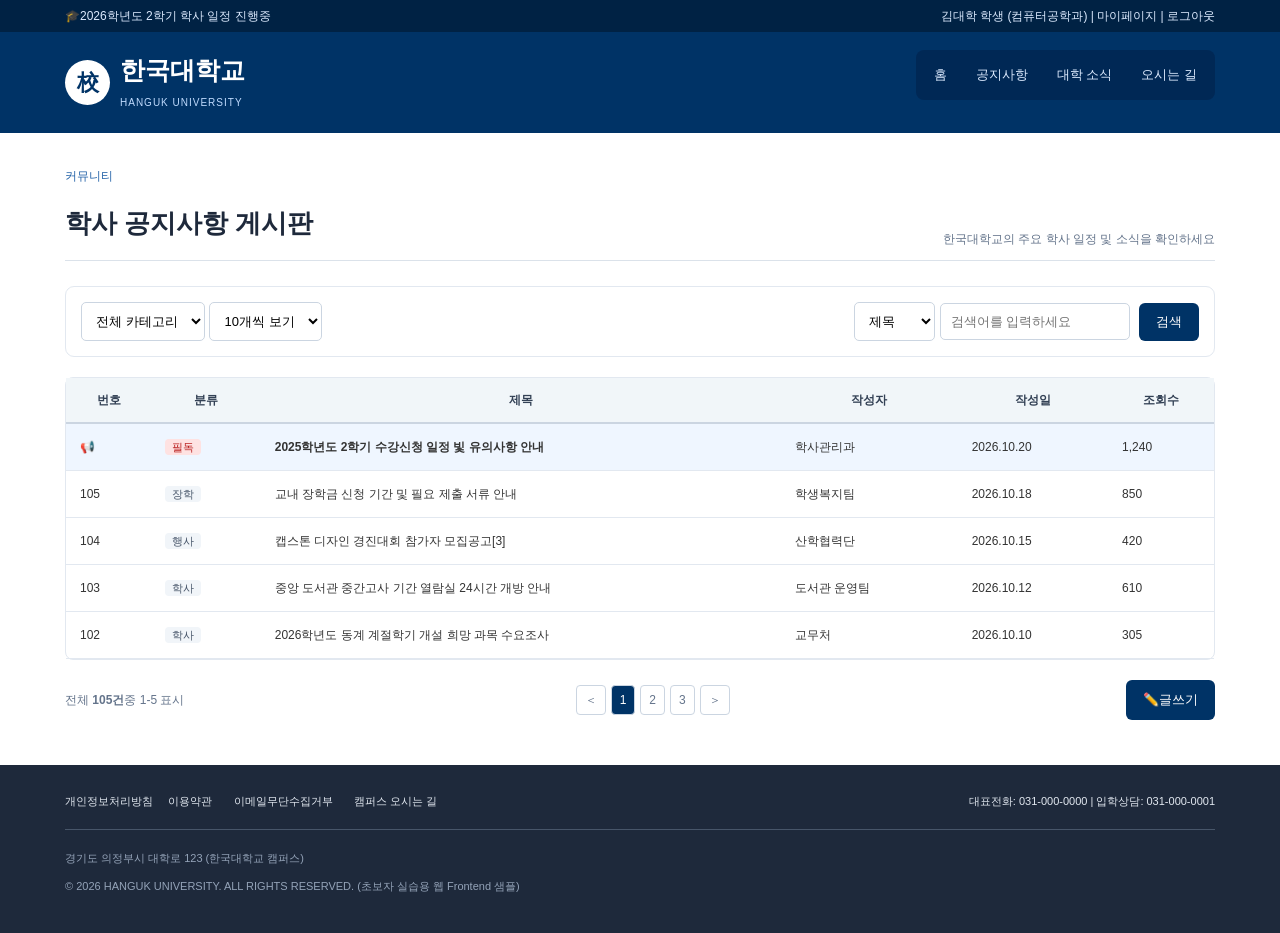
<file: board.html>
<!DOCTYPE html>
<html lang="en">
<head>
    <meta charset="UTF-8">
    <meta name="viewport" content="width=device-width, initial-scale=1.0">
    <link rel="stylesheet" href="css/style.css">
    <title>Document</title>
</head>
<body>
    <div class="top">
        <div class="wrap topin">
            <span>🎓2026학년도 2학기 학사 일정 진행중</span>
            <span>김대학 학생 (컴퓨터공학과) | 마이페이지 | 로그아웃</span>
        </div>
    </div>
    <header>
        <div class="wrap headin">
            <a href="index.html" class="logo">
            <span class="mark">校</span>
            <span>
                <b>한국대학교</b>
                <small>HANGUK UNIVERSITY</small>
            </span>
        </a>
        <nav>
            <a href="index.html">홈</a>
            <a href="board.html">공지사항</a>
            <a href="#">대학 소식</a>
            <a href="#">오시는 길</a>
        </nav>
        </div>
    </header>
    <main class="wrap main">
        <div class="pagetitle">
            <div>
            <small>커뮤니티</small>
            <h1>학사 공지사항 게시판</h1>
            </div>
            <p>한국대학교의 주요 학사 일정 및 소식을 확인하세요</p>
        </div>
        <div class="search">
            <div>
                <select>
                    <option>전체 카테고리</option>
                    <option>학사</option>
                    <option>장학</option>
                    <option>행사</option>
                </select>
                <select>
                    <option>10개씩 보기</option>
                    <option>20개씩 보기</option>
                </select>
            </div>
            <div>
                <select>
                    <option>제목</option>
                    <option>작성자</option>
                </select>
                <input type="text" placeholder="검색어를 입력하세요">
                <button class="btn navy-btn">검색</button>
            </div>
        </div>
        <div class="tablebox">
            <table>
                <thead>
                    <tr>
                        <th>번호</th>
                        <th>분류</th>
                        <th>제목</th>
                        <th>작성자</th>
                        <th>작성일</th>
                        <th>조회수</th>
                    </tr>
                </thead>
                <tbody>
                    <tr class="pinned"> <!--게시판 고정글-->
                        <td>📢</td>
                        <td><em>필독</em></td>
                        <td><a href="view.html"><b>2025학년도 2학기 수강신청 일정 빛 유의사항 안내</b></a></td>
                        <td>학사관리과</td>
                        <td>2026.10.20</td>
                        <td>1,240</td>
                    </tr>
                    <tr>
                        <td>105</td>
                        <td><label>장학</label></td>
                        <td><a href="view.html">교내 장학금 신청 기간 및 필요 제출 서류 안내</a></td>
                        <td>학생복지팀</td>
                        <td>2026.10.18</td>
                        <td>850</td>
                    </tr>
                    <tr>
                        <td>104</td>
                        <td><label>행사</label></td>
                        <td><a href="view.html">캡스톤 디자인 경진대회 참가자 모집공고<span>[3]</span></a></td>
                        <td>산학협력단</td>
                        <td>2026.10.15</td>
                        <td>420</td>
                    </tr>
                    <tr>
                        <td>103</td>
                        <td><label>학사</label></td>
                        <td><a href="view.html">중앙 도서관 중간고사 기간 열람실 24시간 개방 안내</a></td>
                        <td>도서관 운영팀</td>
                        <td>2026.10.12</td>
                        <td>610</td>
                    </tr>
                    <tr>
                        <td>102</td>
                        <td><label>학사</label></td>
                        <td><a href="view.html">2026학년도 동계 계절학기 개설 희망 과목 수요조사</a></td>
                        <td>교무처</td>
                        <td>2026.10.10</td>
                        <td>305</td>
                    </tr>
                </tbody>
            </table>
        </div>
        <div class="borderbottom">
            <span>전체 <b>105건</b>중 1-5 표시</span>
            <div class="pages">
                <a href="#">＜</a>
                <a href="#" class="selected">1</a>
                <a href="#">2</a>
                <a href="#">3</a>
                <a href="#">＞</a>
                
            </div>
            <a href="write.html" class="btn navy-btn">✏️글쓰기</a>
        </div>
    </main>
    <footer>
        <div class="wrap">
            <div class="footerlink">
                개인정보처리방침&nbsp;&nbsp;&nbsp;&nbsp;&nbsp;이용약관&nbsp;&nbsp;&nbsp;&nbsp;&nbsp;&nbsp; 이메일무단수집거부&nbsp;&nbsp;&nbsp;&nbsp;&nbsp;&nbsp; 캠퍼스 오시는 길
                <span>대표전화: 031-000-0000 | 입학상담: 031-000-0001</span>
            </div>
            <p>경기도 의정부시 대학로 123 (한국대학교 캠퍼스)</p>
                <p>© 2026 HANGUK UNIVERSITY. ALL RIGHTS RESERVED. (초보자 실습용 웹 Frontend 샘플)</p>
        </div>
    </footer>

</body>
</html>
</file>
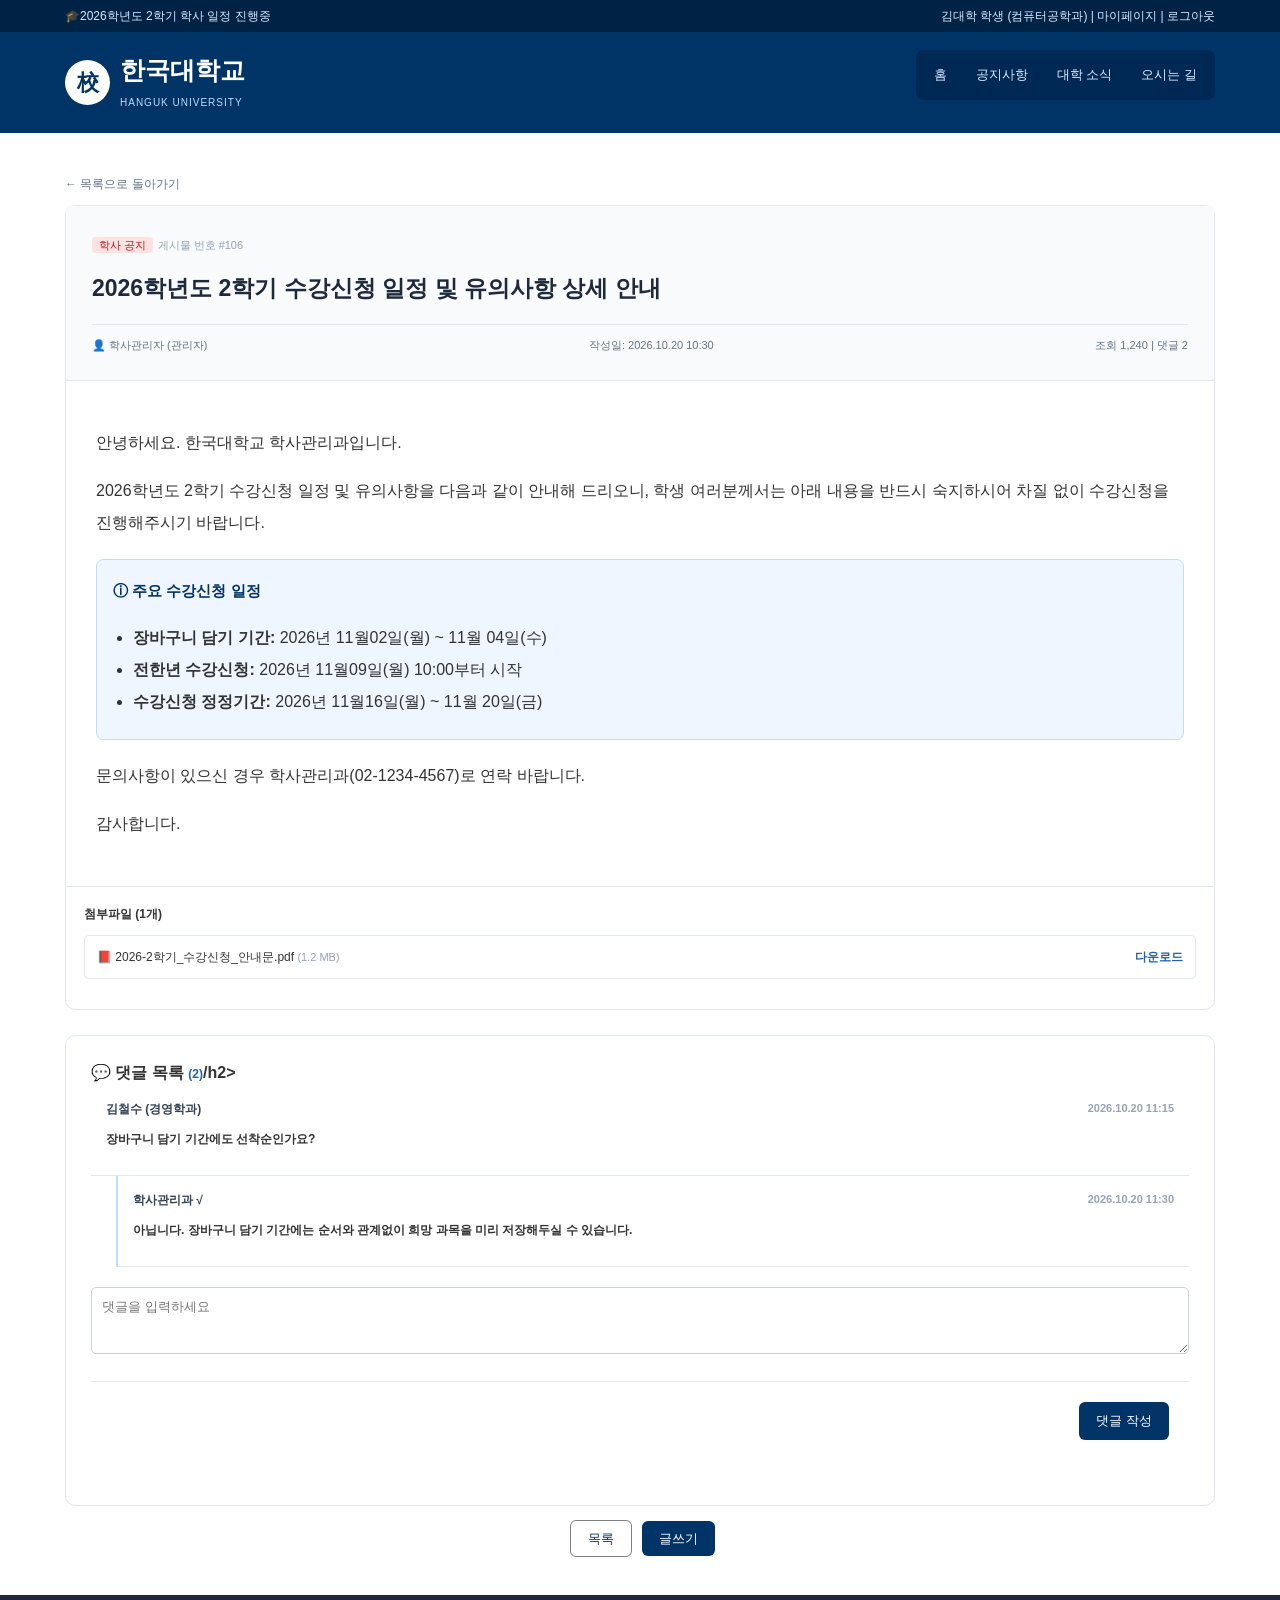
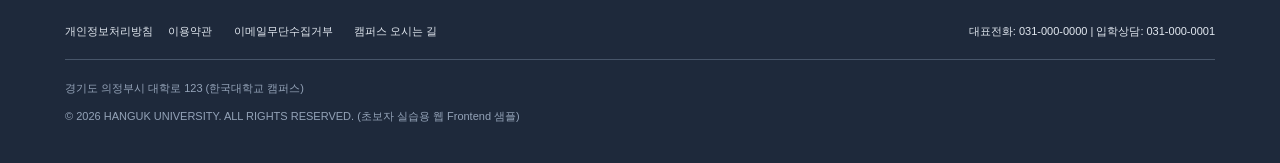
<file: view.html>
<!DOCTYPE html>
<html lang="en">
<head>
    <meta charset="UTF-8">
    <meta name="viewport" content="width=device-width, initial-scale=1.0">
    <link rel="stylesheet" href="css/style.css">
    <title>Document</title>
</head>
<body>
    <div class="top">
        <div class="wrap topin">
            <span>🎓2026학년도 2학기 학사 일정 진행중</span>
            <span>김대학 학생 (컴퓨터공학과) | 마이페이지 | 로그아웃</span>
        </div>
    </div>
    <header>
        <div class="wrap headin">
            <a href="index.html" class="logo">
            <span class="mark">校</span>
            <span>
                <b>한국대학교</b>
                <small>HANGUK UNIVERSITY</small>
            </span>
        </a>
        <nav>
            <a href="index.html">홈</a>
            <a href="board.html">공지사항</a>
            <a href="#">대학 소식</a>
            <a href="#">오시는 길</a>
        </nav>
        </div>
    </header>
    <main class="wrap main">
       <p class="back"><a href="board.html">← 목록으로 돌아가기</a></p>
       
       <!--공지사항 내용-->
       <article class="article">
            <div class="articlehead">
                <em>학사 공지</em> <small>게시물 번호 #106</small>
                <h1>2026학년도 2학기 수강신청 일정 및 유의사항 상세 안내</h1>
                <div class="meta">
                    <span>👤 학사관리자 (관리자)</span>
                    <span>작성일: 2026.10.20 10:30</span>
                    <span>조회 1,240 | 댓글 2</span>
                </div>
            </div>
            <div class="articlebody">
                <p>안녕하세요. 한국대학교 학사관리과입니다.</p>

                <p>
                   2026학년도 2학기 수강신청 일정 및 유의사항을 다음과 같이 안내해
                   드리오니, 학생 여러분께서는 아래 내용을 반드시 숙지하시어 차질 없이
                   수강신청을 진행해주시기 바랍니다.
                </p>
                <div class="schedule">
                    <h3>ⓘ 주요 수강신청 일정</h3>
                    <ul>
                        <li>
                            <b>장바구니 담기 기간:</b> 2026년 11월02일(월) ~ 11월 04일(수)
                        </li>
                         <li>
                            <b>전한년 수강신청:</b> 2026년 11월09일(월) 10:00부터 시작
                        </li>
                         <li>
                           <b>수강신청 정정기간:</b> 2026년 11월16일(월) ~ 11월 20일(금)
                        </li>
                    </ul>
                </div>
                <p>문의사항이 있으신 경우 학사관리과(02-1234-4567)로 연락 바랍니다.</p>
                <p>감사합니다.</p>

            </div>
            <div class="file-attachment">
                <b>첨부파일 (1개)</b>
                <p>
                    <span>📕 2026-2학기_수강신청_안내문.pdf <small>(1.2 MB)</small></span>
                    <a href="#">다운로드</a>
                </p>
               
            </div>
       </article>

     
       <section class="comments">
            <h2>💬 댓글 목록 <span class="comments-count">(2)</span>/h2>
                <div class="comment">
                <b>김철수 (경영학과)<span>2026.10.20 11:15</span></b>
                <p>장바구니 담기 기간에도 선착순인가요?</p>
                </div>
                <div class="comment reply">
                    <b>학사관리과 √ <span>2026.10.20 11:30</span></b>
                    <p>
                        아닙니다. 장바구니 담기 기간에는 순서와 관계없이 희망 과목을 미리 저장해두실 수 있습니다.
                    </p>
                </div>
                <textarea rows="3" placeholder="댓글을 입력하세요"></textarea>
                <div class="actions"> 
                    <button class="btn navy-btn">댓글 작성</button>
                </div>
       </section>
       <div class="write-buttons">
            <a href="board.html" class="btn white-btn">목록</a>
            <a href="write.html" class="btn navy-btn">글쓰기</a>
       </div>
    </main>
    <footer>
        <div class="wrap">
            <div class="footerlink">
                개인정보처리방침&nbsp;&nbsp;&nbsp;&nbsp;&nbsp;이용약관&nbsp;&nbsp;&nbsp;&nbsp;&nbsp;&nbsp; 이메일무단수집거부&nbsp;&nbsp;&nbsp;&nbsp;&nbsp;&nbsp; 캠퍼스 오시는 길
                <span>대표전화: 031-000-0000 | 입학상담: 031-000-0001</span>
            </div>
            <p>경기도 의정부시 대학로 123 (한국대학교 캠퍼스)</p>
                <p>© 2026 HANGUK UNIVERSITY. ALL RIGHTS RESERVED. (초보자 실습용 웹 Frontend 샘플)</p>
        </div>
    </footer>

</body>
</html>
</file>
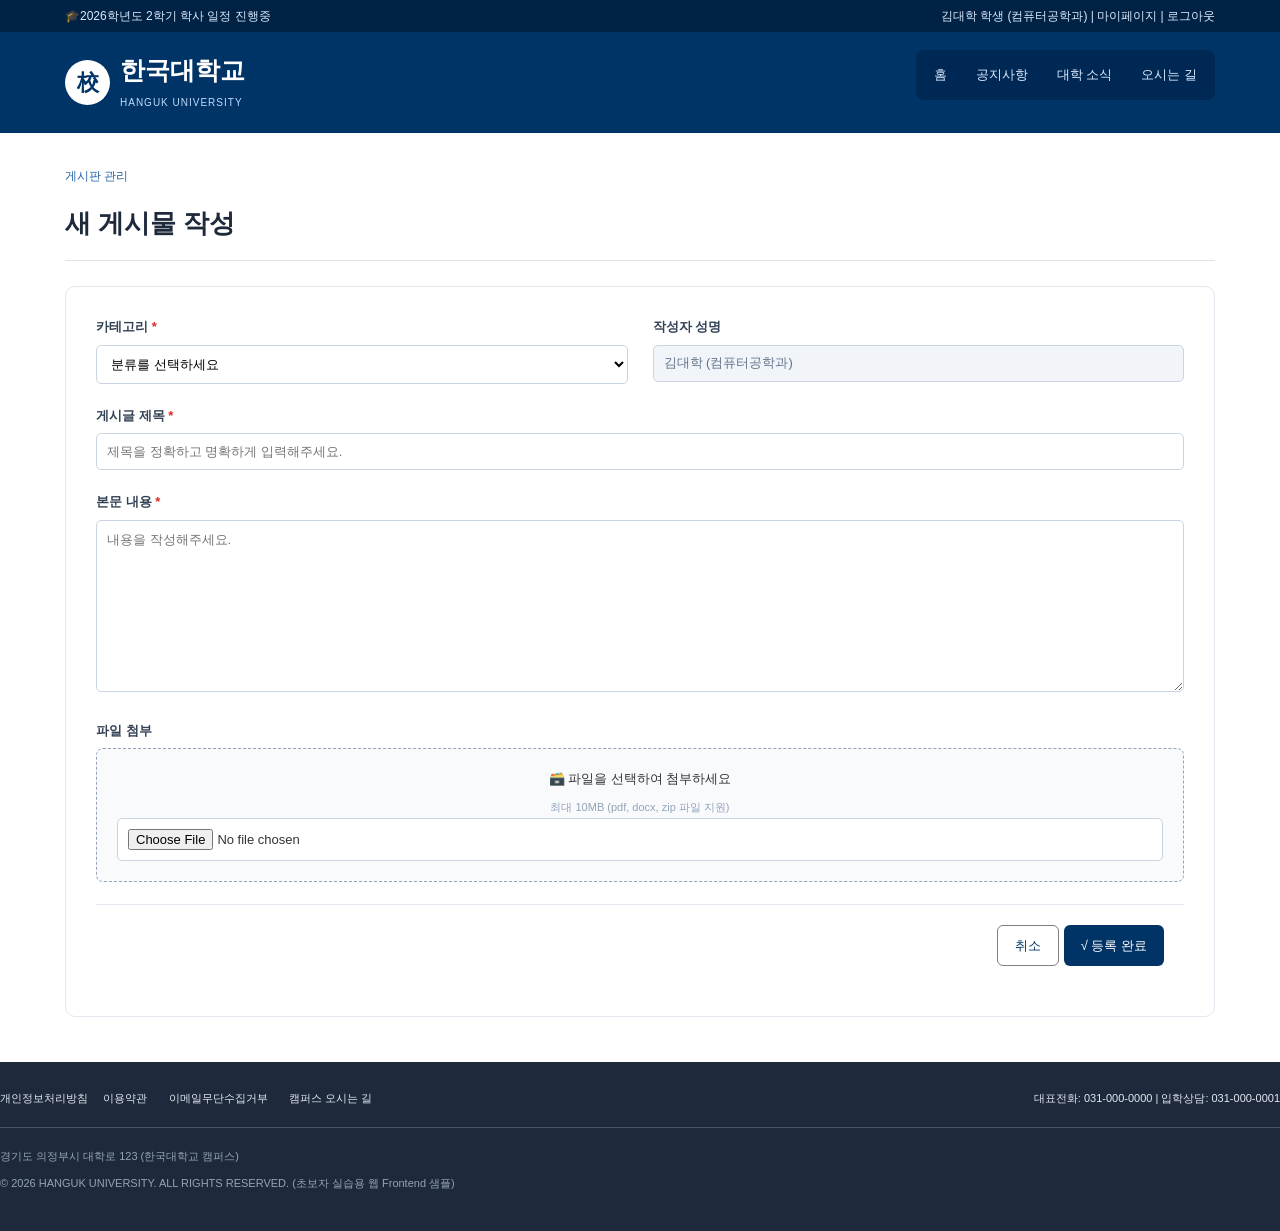
<file: write.html>
<!DOCTYPE html>
<html lang="en">
<head>
    <meta charset="UTF-8">
    <meta name="viewport" content="width=device-width, initial-scale=1.0">
    <link rel="stylesheet" href="css/style.css">
    <title>Document</title>
</head>
<body>
    <div class="top">
        <div class="wrap topin">
            <span>🎓2026학년도 2학기 학사 일정 진행중</span>
            <span>김대학 학생 (컴퓨터공학과) | 마이페이지 | 로그아웃</span>
        </div>
    </div>
    <header>
        <div class="wrap headin">
            <a href="index.html" class="logo">
            <span class="mark">校</span>
            <span>
                <b>한국대학교</b>
                <small>HANGUK UNIVERSITY</small>
            </span>
        </a>
        <nav>
            <a href="index.html">홈</a>
            <a href="board.html">공지사항</a>
            <a href="#">대학 소식</a>
            <a href="#">오시는 길</a>
        </nav>
        </div>
    </header>
    <main class="wrap main">
       <div class="wrap">
            <div class="pagetitle">
            <div>
            <small>게시판 관리</small>
            <h1>새 게시물 작성</h1>
            </div>
        </div>
        <!-- 글쓰기 폼-->
         <section class="formpanel">
            <div class="form-row">
            <!--카테고리-->
            <div class="field">
                <label>카테고리 <b class="red">*</b></label>
                <select>
                    <option>분류를 선택하세요</option>
                    <option>학사 공지</option>
                    <option>장학 안내</option>
                    <option>행사/모집</option>

                </select>
            
            </div>
            <!--작성자 성명-->
            <div class="field">
                <label>작성자 성명</label>
                <input type="text" value="김대학 (컴퓨터공학과)" readonly>
                </div>
            </div>
            <!-- 게시글 제목-->
            <div class="field">
                <label>게시글 제목 <b class="red">*</b></label>
                <input type="text" placeholder="제목을 정확하고 명확하게 입력해주세요.">
            </div>
            <!--본문 내용-->
            <div class="field">
                <label>본문 내용 <b class="red">*</b></label>
                <textarea rows="10" placeholder="내용을 작성해주세요."></textarea>
            </div>
            <!--파일 첨부-->
            <div class="field">
                <label>파일 첨부</label>
                <div class="upload">
                    <p>🗃️ 파일을 선택하여 첨부하세요</p>
                    <small>최대 10MB (pdf, docx, zip 파일 지원)</small>
                    <input type="file">
                </div>
            </div>
            <!-- 등록 버튼, 취소버튼-->
             <div class="actions">
                <a href="board.html" class="btn white-btn">취소</a>
                <button class="btn navy-btn">√ 등록 완료</button>
             </div>
         </section>

    </main>
    <footer>
        
            <div class="footerlink">
                개인정보처리방침&nbsp;&nbsp;&nbsp;&nbsp;&nbsp;이용약관&nbsp;&nbsp;&nbsp;&nbsp;&nbsp;&nbsp; 이메일무단수집거부&nbsp;&nbsp;&nbsp;&nbsp;&nbsp;&nbsp; 캠퍼스 오시는 길
                <span>대표전화: 031-000-0000 | 입학상담: 031-000-0001</span>
            </div>
            <p>경기도 의정부시 대학로 123 (한국대학교 캠퍼스)</p>
                <p>© 2026 HANGUK UNIVERSITY. ALL RIGHTS RESERVED. (초보자 실습용 웹 Frontend 샘플)</p>
        </div>
    </footer>

</body>
</html>
</file>
<file: css/style.css>
* {
    box-sizing: border-box;
}

body {
    margin: 0;
    font-family: Arial, "맑은 고딕", sans-serif;
    color: #333;
    bottom: #f8fafc;
    line-height: 1.5;

}

a {
    color: inherit;
    text-decoration: none;
}

a:hover {
    text-decoration: underline;
}

.wrap {
    max-width:1150px;
    margin: 0 auto;
}

/* top 디자인 */
.top {
    background-color: #002244;
    color: #dbeafe;
    font-size: 12px;
    padding: 7px 0;
    
}
.topin {
    display: flex;
    justify-content: space-between;
    gap: 10px;
}

.headin {
    display: flex;
    justify-content: space-between;
    align-content: center;
    gap: 10px;
    padding: 18px 0px;
}

header {
    background-color: #003366;
    color: white;
}
.logo {
    display: flex;
    gap: 10px;
    align-items: center;
}

.mark {
    display: flex;
    justify-content: center;
    align-items: center;
    width: 45px;
    height: 45px;
    border-radius: 50%; /* 동그란 테두리 만들기 */
    background-color: white;
    color: #003366;
    font-size: 22px;
    font-weight: bold;

}

.logo b {
    display: block;
    font-size: 25px;


}

.logo small {
    font-size: 10px;
    color: #bfdbfe;
    letter-spacing: 1px;
}

nav {
    display: flex;
    gap: 5px;
    font-size: 13px;
    padding: 6px;
    border-radius: 8px;
    background-color: #002855;
    color: white;
    margin-bottom: 15px;
}

nav a {
    color: #dbeafe;
    padding: 9px 12px;
}

nav a:hover {
    background-color: #2563a8;
    color: white;
    text-decoration: none;
    border-radius: 5px;
}

/* main 컨텐츠 디자인 */

.main {
    padding-top: 30px;
    padding-bottom: 45px;
}

.hero { /* 베인 배너 */
    background: linear-gradient(110deg,#003366, #005599);
    border-radius: 14px;
    color: white;
    padding: 40px;
    position: relative;

}

.pill {
    background-color: #245985;
    border: 1px solid #6496c4;
    border-radius: 20px;
    padding: 4px 12px;
    font-size: 11px;

}

.hero h1 {
    font-size: 32px;
}

.hero p {
    font-size: 14px;
    color: #dbeafe;
    margin-bottom: 20px;

}

/* 공통 버튼 디자인 */

.btn {
    border: 0;
    text-align: center;
    padding: 10px 17px;
    font-family: inherit;
    background-color: pink;
    border-radius: 6px;
    font-size: 13px;

}

.btn:hover {
    text-decoration: none;
    opacity: 0.9;
}

/*오랜지 버튼 다자인*/

.orange-btn {
    background-color: #e67e22;

}

/*흰색 버튼 디자인 */

.white-btn {
    background-color: white;
    color: #003366;
    margin-left: 5px;
    border: 1px solid gray;
}
/*남색 버튼*/
.navy-btn {
    background-color: #003366;
    color: white;
    margin-left: 5px;

}

.watermark {
   font-size: 150px;
   opacity: 0.1;
   font-weight: bold;
   color: white;
   position: absolute;
   right: 20px;
   bottom: -40px;
}

.quick {
    display: flex;
    gap: 15px;
    

}

.quick a{
    flex: 1;
    border: 1px solid #e2e8f0;
    padding: 18px 10px;
    text-align: center;
    background-color: white;
    border-radius: 10px;
    margin-top: 27px;


}

.quick a:hover {
    text-decoration: none;
    border:  1px solid #9bb8d4;
}
.quick i {
    display: block;
    font-size: 22px;
    border-radius: 50%;
    background-color: #eff6ff;
    width: 45px;
    height: 45px;
    margin: 0 auto 10px;
    padding-top: 7px;
    font-style: normal; /* 이탤릭체 -> 원래 상태로 복귀 */
    

}


.quick b {
    display: block;
    font-size: 13px;
}


.quick small {
    display: block;
    font-size: 11px;
    color: #64748b;
    margin-top: 5px;
} 

.news {
    display: flex;
    gap: 15px;
    margin-top: 27px;
}

.panel {
    flex: 1; /* 균등분할 */
    border: 1px solid #e2e8f0;
    border-radius: 10px;
    padding: 22px;
    background-color: white;

}

.notice-title {
    display: flex;
    justify-content: space-between;
    align-items: center;
    border-bottom: 1px solid #e2e8f0;
    margin-bottom: 15px;

    

}

.news-title {
    display: flex;
    justify-content: space-between;
    align-items: center;
    border-bottom: 1px solid #e2e8f0;
    margin-bottom: 15px;




}

.news-title a { /*더보기 + */
    color: #2563a8;
    font-size: 12px;


}


.news-title small { /* CAMPUS NOW */
    color: #94a3b8;
    font-size: 11px;

}

.notice-title h2 {
    font-size: 17px;
}

.news-title h2 {
    font-size: 17px;
}

.notice-content { /* 공지사항글 리스트 */
    list-style: none; /* 글머리 기호 삭제 */
    margin: 0;
    padding: 0; /* 리스트가 기본적으로 가지고 있는 왼쪽 말머리 공간 삭제 */


}
.notice-content li {
    font-size: 12px;
    display: flex;
    justify-content: space-between;
    gap: 10px;
    padding: 8px 0;
    align-items: center;
}

 em {
    background-color: #fee2e2;
    border-radius: 4px;
    font-style: normal;
    font-size: 11px;
    padding: 2px 7px;
    color: #b91c1c;

}

.notice-content span {
    font-size: 11px;
    color: #94a3b8;
}

.news-content {
    display: flex;
    gap: 15px;

}

.news-content img {
    border-radius: 7px;
    width: 120px;
    height: 90px;
    object-fit: cover;


}

.news-content b {
    font-size: 7px;
    color: #2563a8;


}

.news-content h3 {
    font-size: 13px;
    margin: 5px 0;
}

.news-content p {
    font-size: 13px;
    color: #64748b;

}
.news-content span {
    font-size: 11px;
    color: #94a3b8;
}

/* footer 디자인 */

footer {
    background-color: #1e293b;
    color: #94a3b8;
    padding: 28px 0;
    font-size: 11px;

}
.footerlink {
    display: flex;
    justify-content: space-between;
    color: #e2e8f0;
    border-bottom: 1px solid #475569;
    padding-bottom: 20px;
    margin-bottom: 20px;
    gap: 12px;

}

.footerlink p {
    margin-top: 5px;
    margin-bottom: 5px;
}

/* 게시판 목록 디자인 */

/* 페이지 게시판 배너 */

.pagetitle {
    display: flex;
    justify-content: space-between;
    border-bottom: 1px solid #dbe2ea;
    margin-bottom: 25px;
    align-items: end; /* 세로 정렬에서 하단 정렬 */

}

.pagetitle small {
    font-size: 12px;
    color: #2563a8;

}

.pagetitle h1 {
    font-size: 26px;
    color: #1e293b;

}

.pagetitle p {
    font-size: 12px;
    color: #64748b;
}

/* 게시판 검색 디자인 */
.search {
    display: flex;
    justify-content: space-between;
    align-items: center;
    padding: 15px;
    background-color: white;
    border: 1px solid #e2e8f0;
    border-radius: 9px;
    margin-bottom: 20px;
}

select, input {
    font-family: inherit;
    font-size: 13px;
    padding: 10px;
    border: 1px solid #cbd5e1;
    border-radius: 5px;
    background-color: white;

}

.tablebox {
    border: 1px solid #e2e8f0;
    border-radius: 8px;
    background-color: white;

}

table {
    width: 100%;
    border-collapse: collapse; 
    font-size: 12px;
}

th {
    background-color: #f1f6f9;
    color: #334155;
    padding: 13px;
    border-bottom: 2px solid #cbd5e1;

}

td {
    padding: 14px;
    border-bottom: 1px solid #e2e8f0;

}
.pinned {
    background-color: #eff6ff
}

td label {
    padding: 2px 7px;
    background-color: #f1f5f9;
    border-radius: 4px;
    color: #475569;
    font-size: 11px;

}

td:nth-child(3) { /* tr 내 td 중 3번째 td만 선택 */
    text-align: left;

}

/* 게시판 목록 하단 페이지 번호 디자인 */

.borderbottom {
    display: flex; 
    justify-content: space-between;
    align-items: center;
    margin-top: 20px;
    font-size: 12px;
    color: #64748b;

}

.pages {
    display: flex;
    gap: 5px;

}

.pages a {
    border: 1px solid #cbd5e1;
    border-radius: 4px;
    text-align: center;
    background-color: white;
    padding: 5px 8px;

}

.pages .selected {
    background-color: #003366;
    color: white;
}

/* 게시판 글 내용보기 디자인 */
.back {
    color: #64748b;
    font-size: 12px;
}

.article {
    border: 1px solid #e2e8f0;
    background-color: white;
    border-radius: 10px;
}

.articlehead {
    background-color: #f8fafc;
    padding: 26px;
    border-bottom: 1px solid #e2e8f0;

}

.articlehead h1 {
    color: #1e293b;
    font-size: 23px;
    margin-top: 15px;
    margin-left: 0;
    margin-bottom: 20;

}
.articlehead .meta {
    display: flex;
    justify-content: space-between;
    font-size: 11px;
    color: #64748b;
    gap: 10px;
    border-top: 1px solid #e2e8f0;
    padding-top: 12px;

}

.articlehead small {
    font-size: 11px;
    color: #94a3b8;

}

.articlebody {
    padding: 30px;
    min-height: 250px;
    font-size: 14;
    line-height: 2.0;

}

.articlebody .schedule {
    border: 1px solid #bfdbfe;
    background-color: #eff6ff;
    border-radius: 7px;
    padding: 16px;
    margin-top: 20px;
    margin-bottom: 20px;

}

.articlebody .schedule h3 {
    color: #003366;
    font-size: 15px;
    margin-top: 0;
    margin-left: 0;

}

.articlebody ul {
    padding-left: 20px;
    margin-bottom: 5px;

}

.file-attachment {
    border-top: 1px solid #e2e8f0;
    padding: 18px;
    font-size: 12px;
}


.file-attachment p {
    display: flex;
    justify-content: space-between;
    border: 1px solid #e2e8f0;
    border-radius: 5px;
    padding: 12px;
    background-color: white;

}

.file-attachment a {
    color: #2563a8;
    font-weight: bold;

}

.file-attachment p small {
    font-size: 11px;
    color: #94a3b8;

}

.comments {
    padding: 25px;
    margin-top: 25px;
    background-color: white;
    border: 1px solid #e2e8f0;
    border-radius: 10px;

}

.comments h2 {
    font-size: 16px;
    margin-top: 0;
    margin-bottom: 20px;
}

.comments-count {
    color: #2563a8;
    font-size: 12px;

}

.comment {
    border-bottom: 1px solid #e2e8f0;
    padding: 15px;
    font-size: 12px;

}

.comment b {
    color: #334155;
    display: flex;
    justify-content: space-between;

}

.comment span {
    color: #94a3b8;
    font-size: 11px;

}

.comment.reply {
    margin-left: 25px;
    padding-left: 15px;
    border-left: 2px solid #bfdbfe;
    margin-bottom: 20px;

}

.comments textarea {
    width: 100%;
    border: 1px solid #cbd5e1;
    border-radius: 5px;
    background-color: white;
    font-size: 13px;
    font-family: inherit;
    padding: 10px;
    resize: vertical; /* 높이 조절 가능 */
}

.actions {
    display: flex;
    justify-content: flex-end; /*오른쪽 정렬*/
    padding: 20px;
    border-top: 1px solid #e2e8f0;
    margin-top: 20px;
}

.write-buttons {
    text-align: center;
    margin-top: 20px;
}

/* 게시판 글쓰기 폼 디자인 */
.formpanel {
    background-color: white;
    border: 1px solid #e2e8f0;
    border-radius: 10px;
    padding: 30px;
}

.form-row {
    display: flex;
    gap: 25px;
}

.form-row .field {
    flex: 1;
}

.field {
    margin-bottom: 22px;
}

.field label {
    display: block;
    font-size: 13px;
    font-weight: bold;
    color: #334155;
    margin-bottom: 8px;
}

.field .red {
    color: #dc2626;

}

.field input, .field select, .field textarea {
    width: 100%;
}

.field textarea {
    padding: 10px;
    font-size: 13px;
    border: 1px solid #cbd5e1;
    border-radius: 5px;
    background-color: white;
    font-family: inherit;
    resize: vertical;
}

/* read-only 속성을 가진 input 만 선택 */
.field input[readonly] {
    background-color: #f1f5f9;
    color: #64748b;
}

.upload {
    padding: 20px;
    text-align: center;
    background-color: #f8fafc;
    border: 1px dashed #94a3b8;
    border-radius: 7px;

}

.upload p {
    font-size: 13px;
    margin-top: 0;
    margin-bottom: 5px;

}

.upload small {
    font-size: 11px;
    color: #94a3b8;
    margin-bottom: 20px;

}
</file>
